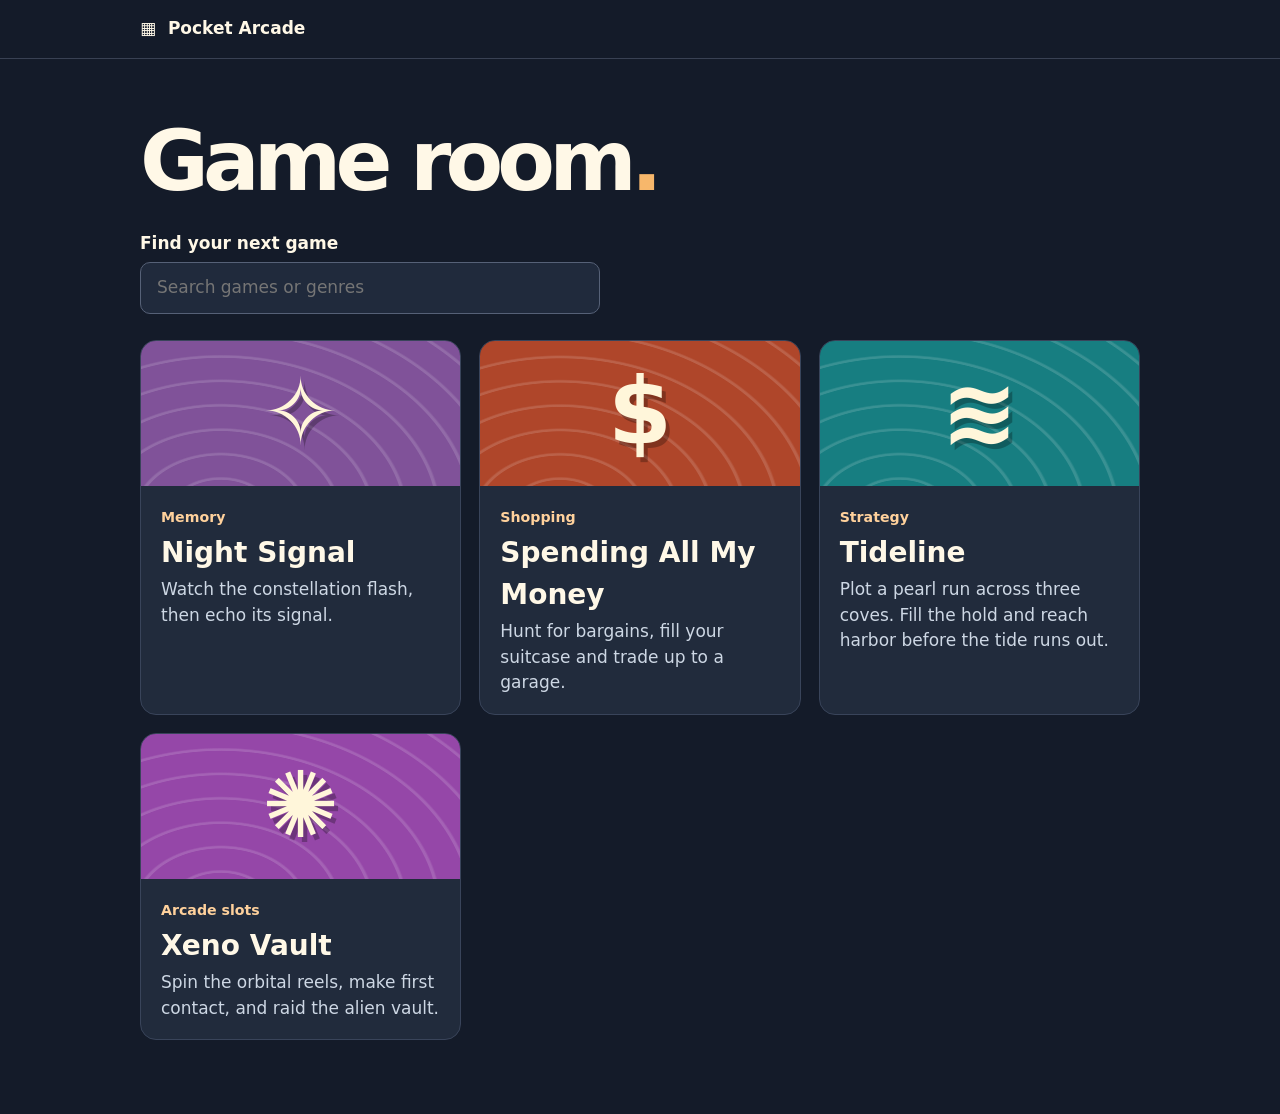
<file: site/index.html>
<!doctype html><html lang="en"><meta charset="utf-8"><meta name="viewport" content="width=device-width, initial-scale=1"><meta name="theme-color" content="#171f30"><title>Pocket Arcade</title><link rel="stylesheet" href="style.css">
<header><a href="#" class="brand">▦ &nbsp;Pocket Arcade</a></header><main><section id="library"><h1>Game room<span>.</span></h1><label for="search">Find your next game</label><input id="search" type="search" placeholder="Search games or genres"><div id="cards"></div><p id="empty" hidden>No matching games.</p><button id="more" hidden>Show more games</button></section><section id="player" hidden><div class="player-bar"><a href="#">← Arcade</a><h1 id="title"></h1></div><iframe title="Active game"></iframe></section><p id="error" role="alert"></p></main><script type="module" src="app.js"></script></html>
</file>
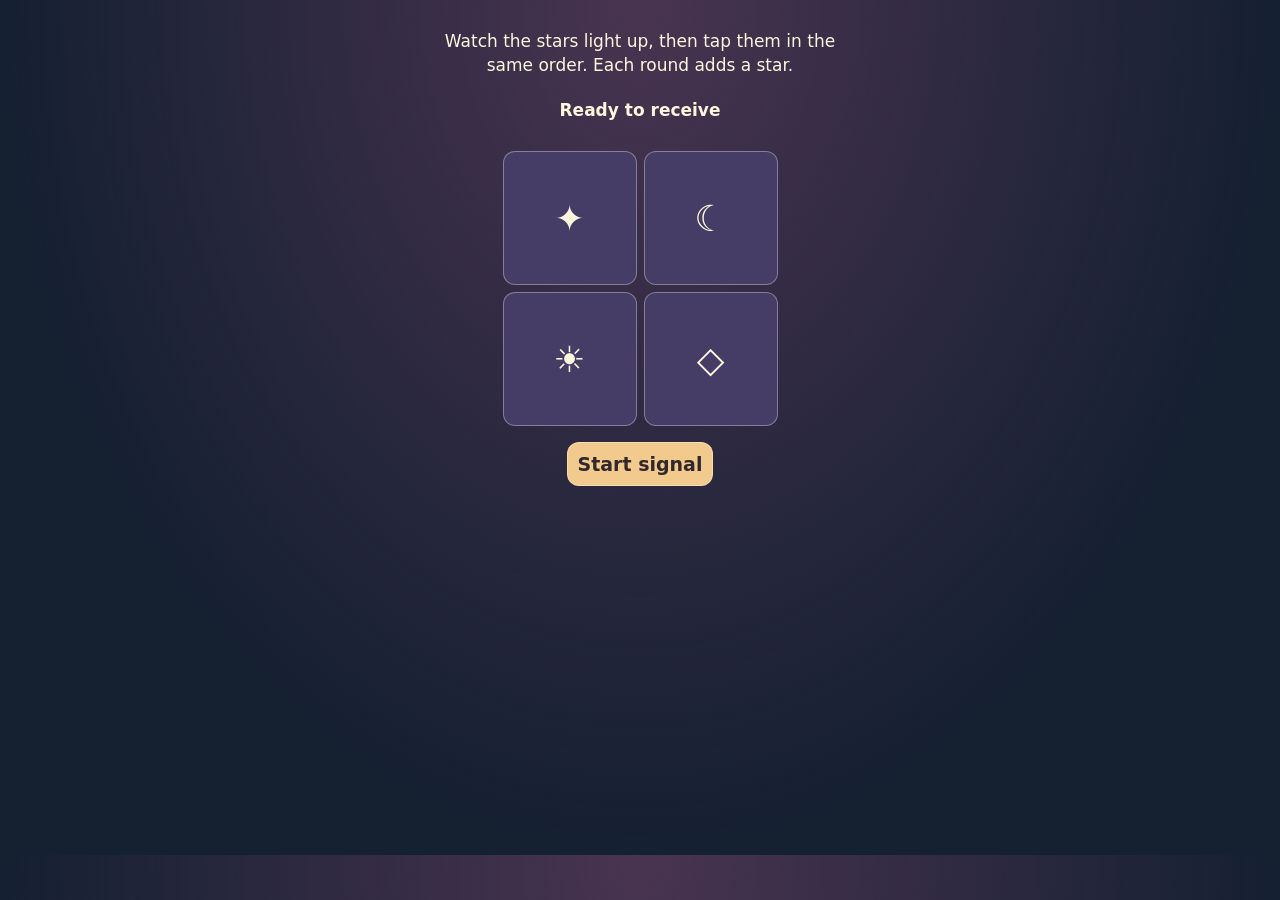
<file: site/games/night-signal/index.html>
<!doctype html><html lang="en"><meta charset="utf-8"><meta name="viewport" content="width=device-width, initial-scale=1"><title>Night Signal</title><link rel="stylesheet" href="../../game.css"><main><p>Watch the stars light up, then tap them in the same order. Each round adds a star.</p><p id="status" role="status">Ready to receive</p><div class="board signal"></div><button id="reset">Start signal</button></main><script type="module" src="game.js"></script></html>
</file>
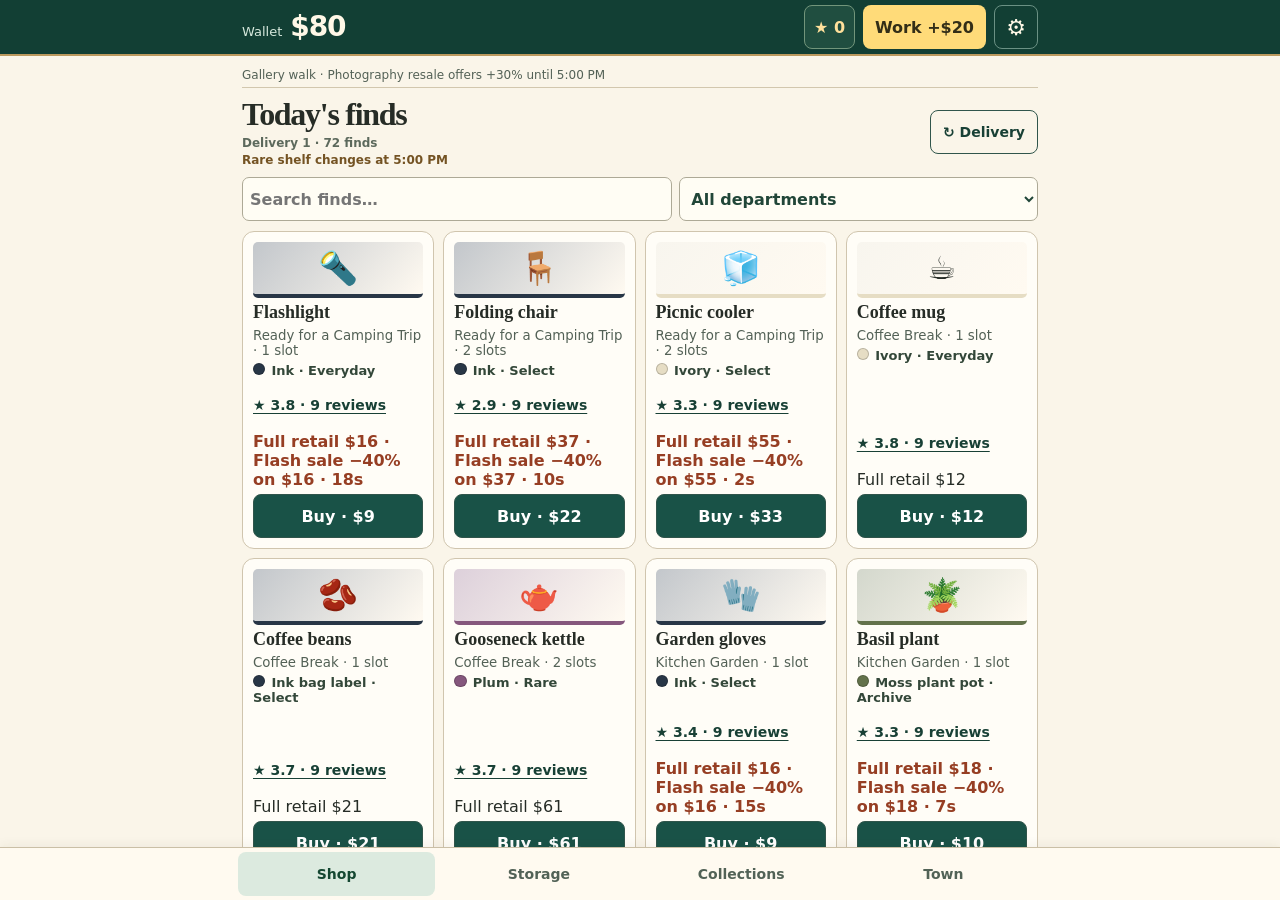
<file: site/games/spending-all-my-money/index.html>
<!doctype html><html lang="en"><meta charset="utf-8"><meta name="viewport" content="width=device-width, initial-scale=1"><title>Spending All My Money</title>
<style>
*{box-sizing:border-box}body{margin:0;color:#262c26;background:#faf5e9;font:16px system-ui}main,header>div{max-width:780px;margin:auto;padding:14px}header{background:#163e36;color:#fff8e7}h1{font: bold clamp(24px,6vw,43px) Georgia;margin:0 0 10px}button{font:inherit;font-weight:650;border:1px solid #30554b;border-radius:8px;background:#fffdf4;color:#184035;padding:9px 12px;cursor:pointer;min-height:44px}button:active{transform:translateY(1px)}button:disabled{opacity:.6}nav,.metrics,.actions{display:flex;gap:8px;flex-wrap:wrap;align-items:center}.metrics{justify-content:space-between;font-size:15px}nav{position:sticky;top:0;background:#faf5e9;padding:8px 0;z-index:1}nav button[aria-pressed=true],.buy{background:#195247;color:white}#notice{min-height:24px;margin:8px 0;color:#713b20}#items{display:grid;grid-template-columns:repeat(auto-fit,minmax(min(192px,100%),1fr));gap:12px}article{padding:14px;border:1px solid #d0c5ae;border-radius:12px;background:#fffdf7;display:grid;align-content:start;gap:8px}article h3{font: bold 21px Georgia;margin:0}.icon{font-size:36px}small{color:#536156}h2{font: bold 26px Georgia;margin:12px 0}.sale{color:#963e23;font-weight:bold}.row{padding:12px 0;border-bottom:1px dashed #b9ae99;display:flex;align-items:center;justify-content:space-between;gap:8px;flex-wrap:wrap}#restart{margin:22px 0 10px}dialog{max-width:92vw;border:0;border-radius:12px;padding:22px}dialog::backdrop{background:#172921aa}
</style><link rel="stylesheet" href="market.css"><header class="hud"><div class="hud-inner">
  <div class="balance"><span>Wallet</span><b id="wallet"></b></div>
  <button id="clubOpen" aria-label="Collector club" title="Collector club">★ 0</button><button id="work">Work +$20</button><button id="settingsOpen" aria-label="Game settings" title="Game settings">⚙</button>
</div></header>
<main id="shelves"><section id="store"><div class="marketwire"><small id="townEvent"></small><button id="wishJump" hidden></button></div><div class="shophead"><div><h2>Today's finds</h2><p id="batch"></p><small id="releaseTime"></small></div><button id="delivery">↻ Delivery</button></div><div class="filters"><label><span class="sr-only">Find an item</span><input id="search" type="search" placeholder="Search finds…"></label><label><span class="sr-only">Department</span><select id="department"><option value="">All departments</option><option value="wishlist">Wishlist matches</option><option value="timed">Timed releases</option></select></label></div><p id="empty" hidden>No finds match these filters.</p><div id="items"></div></section><section id="bin" hidden><h2 id="tier"></h2><p id="space"></p><div id="upgrade"></div><label class="sort">Sort storage <select id="sort"><option value="packed">Packing order</option><option value="type">Item type</option><option value="name">Item name A–Z</option><option value="collection">Collection</option><option value="rarity">Rarest first</option></select></label><details><summary>Trophy shelf</summary><div id="trophies"></div></details><div id="case"><div class="handle"></div><div class="rim"><div class="case-label" id="caseLabel"></div><div id="stock"></div></div></div><button id="restart">Start over</button></section><section id="album" hidden><h2>Collector’s book</h2><p>Hold the listed pieces together to finish a set. Once it’s ready, claim the reward here.</p><details id="completed"><summary id="completedLabel">Completed collections</summary><p>Sell one matching copy of every piece together for a 25% bonus. If you own duplicates, the oldest packed match is selected. Your completion stays in the book.</p><div id="completedList"></div></details><p id="buyerHistory"></p><div id="commission"></div><small id="buyerReceipt"></small><p id="boardTime"></p><div id="guest"></div><p id="progress"></p><div id="sets"></div></section><section id="district" hidden><h2>Market square</h2>
<details id="saleRoom"><summary id="consignCount">Your auction lots</summary><p>List up to three items per round. Residents bid in listing order and share their budget across all lots. The next delivery closes bidding.</p><div id="listedLots"></div><button id="closeRound">Close round &amp; take delivery</button><div id="consignLog"></div></details>
<details id="colorStudio"><summary>Color studio</summary><p>Three single-use pigments per delivery. Paint rigid surfaces or dye textiles. Marigold and Cherry finishes can raise a piece to Rare.</p><div class="actions" id="colorStock"></div><h3>Pigment box</h3><p id="colorSupplies"></p><h3>Choose an item</h3><div class="actions" id="colorItems"></div></details>
<details id="maker"><summary id="craftCount">Maker workshop</summary><p>Assemble three ingredients into one collectible. Each new recipe earns 8 club points. Make different recipes to unlock specialist and masterwork patterns.</p><div id="patterns"></div></details>
<section class="neighborhood" aria-labelledby="streetName"><small>NEIGHBORHOOD DIRECTORY</small><h3 id="streetName"></h3><p id="census"></p><div class="actions"><button id="locals">Neighbors</button><button id="departed">Moved away</button></div><p id="townNews" role="status"></p><div id="neighbors"></div><div class="actions" id="directoryPages"></div></section>
<details id="wishForm"><summary>Wishlist · pin up to five</summary><div class="townform"><label>Product<select id="wishProduct"></select></label><label>Color<select id="wishColor"><option value="">Any color</option></select></label><label>Minimum rarity<select id="wishGrade"></select></label><button id="pinWish">Pin wish</button></div><div id="wishList"></div></details>
<article class="auctionlot"><small>THRIFT AUCTION</small><h3 id="auctionName"></h3><p id="auctionInfo"></p><strong id="bidState"></strong><div class="actions"><button id="bid"></button><button id="pass">Pass on lot</button></div></article>
<article><small>MYSTERY STORAGE LOCKER</small><h3>Peek through the door</h3><div id="lockerArt" aria-hidden="true"></div><p id="lockerInfo"></p><button id="takeLocker"></button></article>
<p>Shop deliveries bring a new auction and locker.</p><h3>Restoration workbench</h3><div id="bench"></div></section><footer><small>Market edition 3.5<span data-build></span></small></footer></main>
<div class="dock"><div id="receipt" hidden><span id="notice" role="status"></span><button id="pack" hidden>View storage</button></div>
<nav aria-label="Market sections"><button id="shop">Shop</button><button id="storage">Storage</button><button id="book">Collections</button><button id="town">Town</button></nav></div>
<dialog id="clubDialog" aria-labelledby="clubTitle"><div class="clubhead"><small>COLLECTOR CLUB</small><button id="clubClose">Done</button></div><h2 id="clubTitle"></h2><strong id="standing"></strong><p id="standingPerk"></p><button id="rankUp"></button><small id="nextPerk"></small><h3>Market contacts</h3><div id="contacts"></div><p role="status" id="clubMessage"></p><details><summary>How to earn points</summary><p>First purchase of each product +2 · Advanced shift +2 · Buyer request +8 · Permanent set +10 · Guest collection +12. Spending points keeps your rank and lifetime total.</p></details></dialog>
<dialog id="bundleDialog" aria-labelledby="bundleTitle"><small>COLLECTION SALE</small><h2 id="bundleTitle"></h2><ul id="bundleList"></ul><p id="bundleInfo"></p><div class="actions"><button id="bundleSell"></button><button id="bundleKeep">Keep collection</button></div></dialog>
<dialog id="settings" aria-labelledby="settingsTitle"><h2 id="settingsTitle">Game settings</h2><p>Total spent <b id="score"></b></p><div class="settings-list"><button id="career">Upgrade work</button><button id="mode" aria-pressed="false">Mode: Casual</button><button id="sound" aria-pressed="false">Sound off</button><button id="settingsClose">Done</button></div></dialog>
<dialog id="reviews" aria-labelledby="reviewTitle"><small>MARKET JOURNAL · FICTIONAL SHOPPER REVIEWS</small><h2 id="reviewTitle"></h2><p id="spec"></p><p><strong id="reviewMean"></strong></p><label>Sort reviews <select id="reviewOrder"><option value="latest">Latest</option><option value="low">Lowest rating</option><option value="high">Highest rating</option></select></label><div class="review" aria-live="polite"><b id="stars"></b><blockquote id="reviewText"></blockquote><small id="reviewBy"></small></div><div class="actions"><button id="prev">← Previous</button><button id="next">Next →</button><button id="wishThis">Wishlist…</button><button id="inspectFault" hidden>Inspect fault</button><button id="reviewClose">Close</button></div><p id="faultReport" role="status"></p></dialog>
<dialog id="neighborDialog" aria-labelledby="neighborName"><div class="clubhead"><small>RESIDENT PROFILE</small><button id="neighborClose">Done</button></div><div class="portraitHead"><div id="profilePic"></div><div><h2 id="neighborName"></h2><small id="neighborBio"></small></div></div><div id="profileBody"></div></dialog>
<dialog id="consignDialog" aria-labelledby="consignName"><small>TOWN AUCTION HOUSE</small><h2 id="consignName"></h2><p id="consignQuote"></p><p id="consignInterest"></p><div class="actions"><button id="listLot"></button><button id="keepLot">Keep item</button></div></dialog><dialog id="colorDialog" aria-labelledby="colorTitle"><div class="clubhead"><small>COLOR STUDIO</small><button id="closeColors">Done</button></div><h2 id="colorTitle"></h2><div id="colorChoices" class="actions"></div><p id="colorPreview" aria-live="polite"></p><button id="applyColor" hidden>Apply</button></dialog><dialog id="craftDialog" aria-labelledby="craftTitle"><div class="clubhead"><small>MAKER WORKSHOP</small><button id="craftClose">Done</button></div><h2 id="craftTitle"></h2><div id="craftBody"></div></dialog><dialog id="repairDialog"><h2 id="repairTitle"></h2><p id="repairTask"></p><div class="actions" id="repairKeys"></div><p id="repairFeedback" role="status"></p><button id="repairLeave">Leave workbench</button></dialog><dialog id="shift" aria-labelledby="shiftTitle"><small>ADVANCED WORK SHIFT</small><h2 id="shiftTitle"></h2><p id="task"></p><div id="answers" class="actions"></div><p id="shiftStatus" role="status"></p><button id="leave">Leave shift</button></dialog>
<dialog id="jobDialog" aria-labelledby="jobTitle"><h2 id="jobTitle">Your workbench</h2><p id="jobInfo"></p><div id="jobs"></div><p id="jobMessage" role="status"></p><button id="promote"></button> <button id="closeJob">Close</button></dialog>
<dialog id="itemDialog" aria-labelledby="itemTitle"><span id="detailIcon"></span><h2 id="itemTitle"></h2><p id="itemInfo"></p><p id="valuation"></p><div class="actions"><button id="sellItem"></button><button id="tossItem">Toss</button><button id="consignItem">Put up for auction</button><button id="recolorItem">Recolor…</button><button id="itemTrophy"></button><button id="keepItem">Keep</button></div></dialog>
<dialog id="confirm"><p>Start over with $80 and an empty suitcase?</p><button id="cancel">Keep playing</button> <button id="reset">Start over</button></dialog>
<script src="merchandise.js"></script><script src="reviews.js"></script><script src="neighbors.js"></script><script src="district.js"></script><script src="craft.js"></script><script src="color.js"></script><script src="consign.js"></script><script src="market.js"></script></html>
</file>
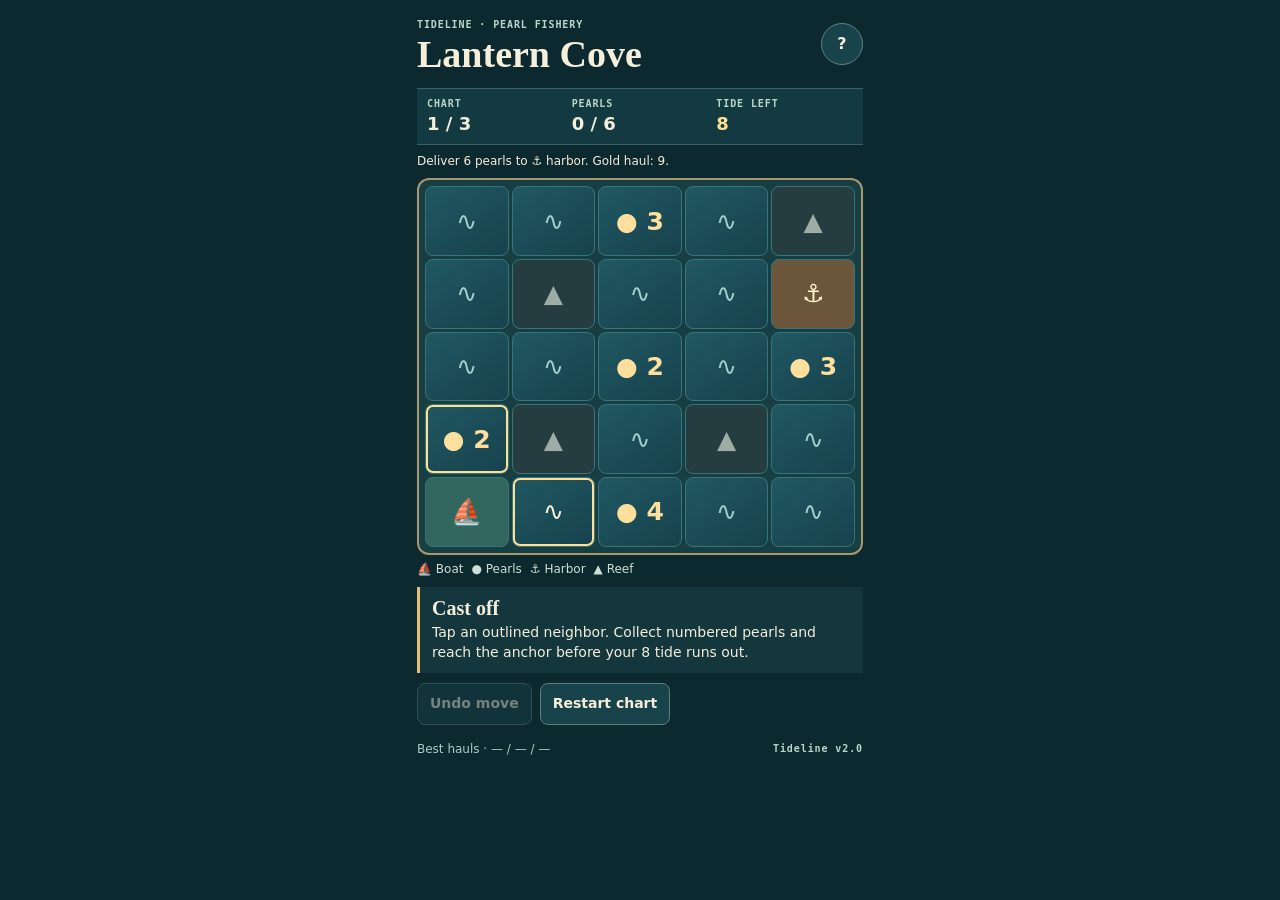
<file: site/games/tideline/index.html>
<!doctype html><html lang="en"><head><meta charset="utf-8"><meta name="viewport" content="width=device-width, initial-scale=1"><meta name="theme-color" content="#102f37"><title>Tideline</title><link rel="stylesheet" href="tide.css"></head><body><main>
<header><div><small>TIDELINE · PEARL FISHERY</small><h1 id="name"></h1></div><button id="guide" aria-label="Open sailing guide">?</button></header>
<section class="ledger" aria-label="Expedition status"><div><small>CHART</small><b id="leg"></b></div><div><small>PEARLS</small><b id="haul"></b></div><div><small>TIDE LEFT</small><b id="time"></b></div></section>
<p id="objective"></p><div class="chart"><div id="board" aria-label="Sailing chart"></div></div>
<div class="key"><span>⛵ Boat</span><span>● Pearls</span><span>⚓ Harbor</span><span id="extraKey"></span></div>
<section id="message" role="status" aria-live="polite"><h2 id="headline"></h2><p id="detail"></p></section>
<div class="controls"><button id="primary" hidden></button><button id="undo">Undo move</button><button id="retry">Restart chart</button></div>
<footer><span id="record"></span><small>Tideline v2.0<span data-build></span></small></footer>
<dialog id="manual"><h2>How to sail</h2><p>Start at the boat and tap a neighboring outlined square. You can sail back through open water. Each pearl bed pays its printed number once.</p><p>Each crossing costs 1 tide. Shallows (≈) cost 2. A supply buoy (⚑) gives back 3 after you cross onto it, once per chart. Reefs (▲) block passage.</p><p>Bring the required pearls to the anchor and tap <b>Dock &amp; bank</b>. You can sail on for gold if you have tide left. Landing with your quota on the final tide banks automatically.</p><button id="close">Back to chart</button></dialog>
<dialog id="confirm"><h2>Restart this chart?</h2><p>Your banked hauls from earlier charts are safe.</p><button id="keep">Keep sailing</button> <button id="restart">Restart chart</button></dialog>
<script type="module" src="game.js"></script></main></body></html>
</file>
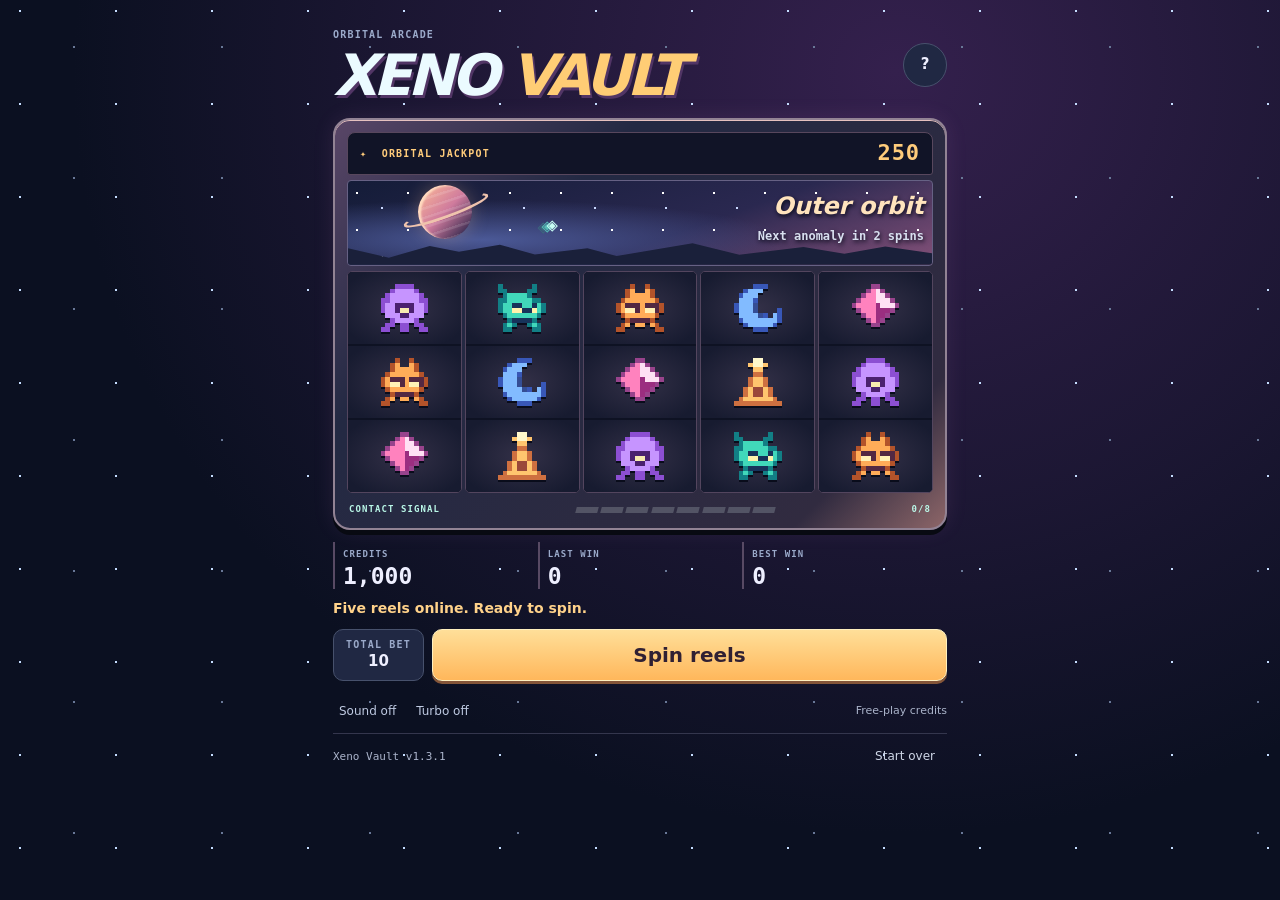
<file: site/games/xeno-vault/index.html>
<!doctype html><html lang="en"><head><meta charset="utf-8"><meta name="viewport" content="width=device-width,initial-scale=1"><meta name="theme-color" content="#0c1023"><title>Xeno Vault</title><link rel="stylesheet" href="style.css?v=sector1"></head>
<body><main><header><div><small>ORBITAL ARCADE</small><h1>XENO <em>VAULT</em></h1></div><button id="guide" aria-label="Open flight manual">?</button></header>
<section class="cabinet" aria-label="Slot machine"><div class="marquee"><span>✦ &nbsp;ORBITAL JACKPOT</span><strong id="vault"></strong></div><div class="viewport"><div class="planet"></div><div class="orbit"></div><div class="mountains"></div><div class="scout">◈</div><strong id="sectorTitle">Outer orbit</strong><span id="sectorNote"></span></div><div class="window"><div id="reels" aria-label="Five reels"></div><canvas id="fx" aria-hidden="true"></canvas><div id="flare" aria-hidden="true" hidden></div></div>
<div class="contact"><span>CONTACT SIGNAL</span><div id="meter"></div><b id="charge"></b></div></section>
<div class="stats"><div><small>CREDITS</small><strong id="credits"></strong></div><div><small>LAST WIN</small><strong id="last"></strong></div><div><small>BEST WIN</small><strong id="best"></strong></div></div>
<p id="status" role="status"></p><section id="relay" hidden aria-labelledby="relayTitle"><div class="relay-head"><div class="radar" aria-hidden="true"></div><div><small>DEEP SPACE NETWORK</small><h2 id="relayTitle">Echo Relay</h2></div><strong id="relayCount"></strong></div><p>Scan a lane to lock signals. Complete a row for +5 line stakes.</p><div id="lanes"></div><div id="stored"></div></section><section id="encounter" hidden><h2 id="prompt"></h2><div id="choices"></div></section>
<div class="controls"><button id="bet" title="Cycle total stake"><small>TOTAL BET</small><b></b></button><button id="spin">Spin reels</button></div>
<footer><button id="sound">Sound off</button><button id="turbo">Turbo off</button><span>Free-play credits</span></footer>
<div class="edition"><small>Xeno Vault v1.3.1<span data-build></span></small><button id="restart">Start over</button></div>
<dialog><h2>Flight manual</h2><p>Five lines are active on every spin. Match three or more symbols on consecutive reels from the left. The gold star is wild. Each line pays once. Line stake = total bet ÷ 5.</p><div id="lines"></div><table><caption>Line payouts × line stake</caption><thead><tr><th>Symbol</th><th>3</th><th>4</th><th>5</th></tr></thead><tbody></tbody></table><p>Three portals anywhere trigger contact on a paid spin. Eight paid spins also guarantee contact. Choose an alien for its bonus. Four or more portals on any spin also pay the entire orbital jackpot.</p><h3>Gravity chains</h3><p>On a regular spin, winning symbols break apart. The survivors fall and fresh symbols drop in. A new line win pays at 2×, then up to 3× on the second refill. Solar Flare multiplies those wins too. Portals count once on the first landing.</p><h3>Echo Relay</h3><p>On regular spins 3, 12, 21 and so on, you get three free scans. Choose a lane. Each empty node has a 55% chance to lock 1–5 line stakes. Locked nodes stay lit. Fill a lane for five extra line stakes. The third scan banks the total. A waiting alien encounter follows the relay.</p><h3>Sector events</h3><p>The first event arrives on regular spin two and another arrives every three regular spins. Each flight through the sector encounters all six phenomena.</p><ul id="eventRules"></ul><p>Each paid spin adds one line stake to your jackpot. Credits, pending bonuses, and the jackpot save on this browser when storage is available. Free credits have no cash value.</p><button id="close">Back to reels</button></dialog>
<dialog id="restartDialog" aria-labelledby="restartTitle"><h2 id="restartTitle">Start a new flight?</h2><p>Your balance, jackpot, best win, and bonus progress will reset. You’ll start with 1,000 credits.</p><div class="reset-actions"><button id="keep" autofocus>Keep playing</button><button id="confirmRestart">Start new flight</button></div></dialog>
</main><script type="module" src="game.js?v=sector1"></script></body></html>
</file>
<file: site/style.css>
*{box-sizing:border-box}html{color-scheme:dark}body{margin:0;background:#141b29;color:#fff8e7;font:17px/1.5 system-ui,sans-serif}header{border-bottom:1px solid #394153;padding:16px max(5vw,calc((100vw - 1000px)/2))}.brand{font-weight:850;white-space:nowrap;color:#fff8e7;text-decoration:none}main{max-width:1040px;margin:auto;padding:clamp(20px,5vw,48px) 20px}h1{font-size:clamp(42px,8vw,84px);letter-spacing:-.07em;line-height:1;margin:12px 0 28px}h1 span,a{color:#f7b76b}label{display:block;font-weight:650;margin-bottom:6px}input,button{font:inherit;padding:12px 16px;border:1px solid #566177;border-radius:10px}input{width:min(100%,460px);background:#202a3c;color:inherit}button{cursor:pointer}#cards{display:grid;grid-template-columns:repeat(auto-fit,minmax(min(100%,280px),1fr));gap:18px;margin:26px 0}.card{display:block;overflow:hidden;border:1px solid #39445a;border-radius:16px;background:#212b3c;text-decoration:none;color:inherit}.card:hover,.card:focus-visible{border-color:#ffc77c}.art{height:145px;display:grid;place-items:center;overflow:hidden;background:repeating-radial-gradient(ellipse at 25% 122%,transparent 0 18px,#ffffff25 19px 21px,transparent 23px 33px),var(--ink);font:bold 92px/1 system-ui;color:#fff6da;text-shadow:4px 5px 0 #0004}.info{padding:18px 20px}.info small{color:#ffd19c;font-weight:700}.info h2{margin:3px 0;font-size:28px}.info p{margin:0;color:#cdd7e4}#player h1{font-size:36px;margin:16px 0}iframe{width:100%;height:max(520px,72svh);border:1px solid #404c5c;border-radius:16px;background:#182435}a:focus-visible,button:focus-visible,input:focus-visible{outline:3px solid #ffd17b;outline-offset:3px}

/* During play, the game owns the scroll area. */
.playing > header,.playing #error:empty{display:none}
.playing main{max-width:none;padding:0}
.playing #player{height:100vh;height:100dvh;display:grid;grid-template-rows:auto minmax(0,1fr)}
.player-bar{display:flex;align-items:center;gap:10px;padding:0 12px;background:#192231}
.player-bar a{display:inline-flex;align-items:center;min-height:44px;color:#ffce92;text-decoration:none;font-size:14px;font-weight:700}
#player .player-bar h1{font:600 13px/1.2 system-ui;letter-spacing:0;margin:0;padding-left:10px;border-left:1px solid #536071;color:#e5e9eb}
.playing iframe{display:block;height:100%;min-height:0;border:0;border-radius:0}
</file>
<file: site/game.css>
*{box-sizing:border-box}html{color-scheme:dark}body{min-height:95vh;margin:0;background:radial-gradient(ellipse at top,var(--wash,#493451),transparent 70%),#152031;color:#fff6de;text-align:center;font:17px/1.4 system-ui,sans-serif;padding:20px 10px}main{max-width:410px;margin:auto}p{margin:10px auto}#status{font-weight:750;min-height:2.8em;display:grid;align-items:center}.board{width:min(100%,340px);margin:16px auto;display:grid;gap:7px}button{touch-action:manipulation;border:1px solid #ffffff55;border-radius:12px;color:inherit;background:#2c394b;font:700 19px system-ui;cursor:pointer;padding:10px;min-height:44px}button:focus-visible{outline:3px solid white;outline-offset:2px}button:disabled{cursor:default}.board button{aspect-ratio:1;padding:0}.tide{grid-template-columns:repeat(4,1fr)}.tide button:disabled{opacity:.46}.tide button.current{opacity:1;background:#d6efba;color:#163e43}.tide button:enabled{background:#196b70;border-color:#a2e4c9}.signal{grid-template-columns:repeat(2,1fr);max-width:275px}.signal button{background:#463d66;font-size:36px}.signal .lit{background:#ffe5a4;color:#33244d;box-shadow:0 0 18px #ffcf7880}.signal button:enabled:active{background:#8a67a2}#reset{background:#f2ca8e;color:#30282c}
</file>
<file: site/games/spending-all-my-money/market.css>
.dock{position:sticky;top:0;z-index:3;background:#faf5e9;box-shadow:0 2px 0 #ded4bf}.dock nav{position:static;gap:5px}.dock nav button{padding:7px 9px;font-size:14px}#work{background:#ffdf84}#sound{margin-left:auto}#receipt{display:flex;gap:8px;align-items:center;padding:7px 10px;border-left:4px solid #b29354;background:#fff7dd}#receipt[hidden],#pack[hidden]{display:none}#receipt.purchase{border-color:#21745a;background:#e8f5e8}#receipt.bonus{border-color:#c48413;background:#fff0b7}#receipt.error{border-color:#bd5643;background:#ffebe1}#notice{margin:0;min-height:0;color:#274035;font-weight:650;font-size:14px;flex:1}#pack{font-size:12px;min-height:36px;padding:4px 7px}.parcel{pointer-events:none;position:fixed;font-size:34px;z-index:20}#case{margin:22px auto 16px;max-width:610px;--shell:#895437;--edge:#5b3829;--lining:#416259}.handle{width:66px;height:16px;margin:auto;border:6px solid var(--edge);border-bottom:0;border-radius:12px 12px 0 0}.rim{padding:10px;border:5px solid var(--edge);border-radius:18px;background:var(--shell);box-shadow:0 4px 0 #33291e40,inset 0 0 0 2px #ffffff42}.case-label{color:#fff7de;font:700 12px/1.4 ui-monospace,monospace;text-transform:uppercase;letter-spacing:.08em;margin:0 0 7px}#stock{display:grid;grid-template-columns:repeat(4,minmax(0,1fr));grid-auto-flow:dense;gap:4px;padding:6px;border-radius:7px;background:var(--lining);box-shadow:inset 0 2px 7px #0006}#case[data-tier='0'] #stock{grid-template-columns:repeat(3,minmax(0,1fr))}.vacant,.packed{min-width:0;min-height:62px;border-radius:5px}.vacant{border:1px dashed #ffffff55;background:repeating-linear-gradient(135deg,#ffffff08 0 2px,transparent 2px 6px)}.packed{border:1px solid #ddcfa7;background:linear-gradient(150deg,#fff9e7,#e4d6b9);padding:2px;box-shadow:1px 3px 3px #0004;display:grid;place-content:center;justify-items:center}.packed span,#detailIcon{font-size:30px;line-height:1.15;filter:drop-shadow(1px 2px 1px #0003)}.packed small{font-size:10px;text-align:center;line-height:1.2;color:#2e3b33}.packed:focus-visible{outline:3px solid #ffcd58}#case[data-tier='1']{--shell:#865e3c;--edge:#543922;--lining:#72563d}#case:not([data-tier='0']) .handle{display:none}#case:not([data-tier='0']) .rim{border-radius:4px}#case:not([data-tier='0']) #stock{row-gap:10px;background:repeating-linear-gradient(0deg,#382e26 0 5px,transparent 6px 72px),var(--lining)}#case[data-tier='2']{--shell:#55717a;--edge:#37484d;--lining:#495c61}#case[data-tier='3']{--shell:#9e6a37;--edge:#595149;--lining:#56616b}#sets p{margin:0;padding:9px 0;border-bottom:1px dashed #c3b89f}#sets small{display:block}dialog{color:#233b32;background:#fffaf0;border:1px solid #bdad8d}dialog::backdrop{background:#182e29b0}#jobs p{padding:5px 7px;margin:0}#jobs .current{background:#e5f0df;border-radius:4px}#jobMessage{font-weight:650;color:#75491d}.bonus #notice{animation:stamp .32s ease-out}@keyframes stamp{from{transform:translateY(-5px);opacity:.3}to{transform:none;opacity:1}}@media(prefers-reduced-motion:reduce){.bonus #notice{animation:none}}@media(max-width:419px){main{padding:9px}.dock nav button{font-size:12px;padding:6px}.metrics{font-size:12px}}

[hidden]{display:none!important}.shophead,.filters{display:flex;align-items:center;justify-content:space-between;gap:12px;flex-wrap:wrap}.shophead{margin-top:18px}.shophead small,dialog>small{font-weight:800;letter-spacing:.12em;font-size:10px}.filters{margin:16px 0;align-items:end}.filters label{flex:1 1 160px}label.sort,.filters label{display:grid;gap:4px;font-weight:650;font-size:14px}input,select{font:inherit;background:#fffdf4;color:#214638;border:1px solid #ada996;border-radius:7px;padding:9px;min-height:42px}.sort{margin:16px 0;max-width:240px}#items .icon{background:linear-gradient(130deg,color-mix(in srgb,var(--ink) 28%,#fff),#fffaf1);border-bottom:4px solid var(--ink);text-align:center;padding:12px;border-radius:5px}.variant{color:#334739;font-size:13px}.variant:before{content:'';display:inline-block;width:.8em;height:.8em;border-radius:50%;background:var(--ink);border:1px solid #0003;margin-right:6px}.journal,.piece{text-align:left;background:transparent;border:0;text-decoration:underline;text-underline-offset:3px;font-size:14px;padding:4px 0}.review{border-left:4px solid #aa7639;background:#fff8e9;padding:16px;margin-bottom:16px}.review blockquote{margin:8px 0;font:21px Georgia}.review b{color:#8f5d15}dialog{width:min(440px,92vw)}#sets{display:grid;grid-template-columns:repeat(auto-fit,minmax(min(230px,100%),1fr));gap:12px}#commission{margin:16px 0}#commission article{background:#e4eddf;border-color:#899d83}#sets .piece,#commission .piece{min-height:34px}.packed small{overflow-wrap:anywhere}.dock nav{gap:5px}.dock nav button{font-size:14px;padding:7px}.filters input,.filters select{min-width:0;width:100%}
footer{margin:28px 0 8px;text-align:right}footer small{font-size:11px}

/* The wallet and section switcher stay outside the scrolling merchandise. */
html,body{height:100%}
body{display:grid;grid-template-rows:auto minmax(0,1fr) auto;overflow:hidden}
.hud{background:#123f34;border-bottom:2px solid #bb995e}
.hud .hud-inner{max-width:820px;display:flex;align-items:center;gap:8px;padding:5px 12px}
.balance{display:flex;align-items:baseline;gap:8px;margin-right:auto;font-variant-numeric:tabular-nums}
.balance span{font-size:13px;color:#d7e9dd}.balance b{font-size:clamp(20px,5.2vw,28px);line-height:1;letter-spacing:-.04em}
#work{color:#332e17;border:0;background:#ffdb79;padding:6px 12px}
#settingsOpen{width:44px;border:1px solid #6b9184;background:transparent;color:#fff8e7;font:22px system-ui;padding:0}
#shelves{width:100%;max-width:none;min-height:0;overflow-y:auto;overscroll-behavior:contain;margin:0;padding:12px max(12px,calc((100% - 796px)/2))}
.shophead{flex-wrap:nowrap;margin:0;gap:6px}.shophead h2{font-size:clamp(24px,5.8vw,32px);margin:0;letter-spacing:-.04em}
#batch{font:600 12px system-ui;color:#5c695c;margin:3px 0}
#delivery{font-size:14px;white-space:nowrap;background:transparent}
.filters{display:grid;grid-template-columns:minmax(0,1.2fr) minmax(0,1fr);gap:7px;margin:10px 0}
.filters input,.filters select{font-size:16px;padding:7px;min-height:44px}
#items{grid-template-columns:repeat(auto-fill,minmax(min(155px,100%),1fr));gap:9px}
#items article{display:flex;flex-direction:column;padding:10px;gap:5px;min-width:0}
#items h3{font-size:18px;line-height:1.1}#items .icon{padding:7px;font-size:32px}
#items .journal{margin-top:auto}#items .buy{width:100%}
.dock{position:relative;top:auto;z-index:2;background:#fffaf0;border-top:1px solid #cabfa6;box-shadow:0 -2px 10px #453c2010;padding-bottom:env(safe-area-inset-bottom,0px)}
.dock nav{display:grid;grid-template-columns:repeat(3,1fr);max-width:820px;margin:auto;background:transparent;padding:4px 8px}
.dock nav button{border:0;background:transparent;color:#526256}
.dock nav button[aria-pressed=true]{background:#dceadf;color:#144731}
#receipt{position:absolute;bottom:100%;left:50%;transform:translateX(-50%);width:min(100%,796px);box-shadow:0 -2px 10px #0001}
.settings-list{display:grid;gap:8px}.settings-list #sound{margin:0}
.sr-only{position:absolute;width:1px;height:1px;overflow:hidden;clip-path:inset(50%);white-space:nowrap}
@media(max-width:370px){#items{grid-template-columns:repeat(2,minmax(0,1fr))}#items h3{font-size:17px}}
#releaseTime{display:block;font-weight:600;font-size:12px;color:#745323;letter-spacing:0}
#guest article{background:#f7ecd7;border-color:#c3a368}
#boardTime,#progress{font-size:14px;font-weight:650;color:#435747}
#valuation{line-height:1.45;background:#edeedc;border-radius:8px;padding:10px}
#clubOpen{background:#204e40;color:#ffe09b;border-color:#72957b;white-space:nowrap;padding:4px 9px;font-variant-numeric:tabular-nums}
#clubDialog{max-height:85vh;max-height:85dvh;overflow:auto}
.clubhead{display:flex;justify-content:space-between;align-items:center;gap:12px}.clubhead small{font-weight:800;letter-spacing:.12em}
#clubTitle{margin:4px 0}#standing{color:#70501c}#nextPerk{display:block;margin-top:6px}
#contacts{display:grid;gap:8px}#contacts article{grid-template-columns:minmax(0,1fr) auto;align-items:center;gap:5px 10px;padding:10px}#contacts small{grid-column:1}#contacts button{grid-column:2;grid-row:1 / 3;max-width:105px;font-size:13px}#clubMessage{color:#185540}
@media(max-width:460px){.hud .hud-inner{gap:5px;padding:4px 8px}.balance{display:grid;gap:0}.balance span{font-size:10px}.balance b{font-size:19px}#work,#clubOpen{font-size:13px}#work{padding:6px 8px}}
#completed{margin:12px 0;padding:10px 12px;border:1px solid #c4b99c;border-radius:10px;background:#fffaf0}#completed summary{cursor:pointer;font-weight:750;padding:5px 0}#completedList{display:grid;grid-template-columns:repeat(auto-fit,minmax(min(220px,100%),1fr));gap:8px}#bundleList{padding-left:20px}#bundleList li{margin:8px 0}#buyerReceipt{display:block;margin:8px 0}
.dock nav{grid-template-columns:repeat(4,minmax(0,1fr))}.marketwire{display:flex;align-items:center;justify-content:space-between;flex-wrap:wrap;gap:4px;color:#21483b;margin:0 0 8px;border-bottom:1px solid #d2c7ae;padding-bottom:5px}.marketwire small{font-size:12px}.marketwire button{min-height:36px;padding:4px 8px;font-size:12px;background:#fff0c0}#district article,#trophies article,#bench article{margin:10px 0}#district p{margin:5px 0}#district summary,#bin summary{padding:10px 0;cursor:pointer;font-weight:700}.townform{display:grid;grid-template-columns:repeat(auto-fit,minmax(135px,1fr));gap:7px}.townform label{display:grid;font-size:13px}.townform select{min-width:0;width:100%}.townrow{display:flex;align-items:center;flex-wrap:wrap;gap:6px;padding:6px 0}.townrow span{flex:1}#repairDialog button{overflow-wrap:anywhere}
#district .auctionlot{background:#ecf1e4;border-color:#a9b69b}#district article>small:first-child{font-weight:750;letter-spacing:.08em;font-size:11px}#lockerArt{background:linear-gradient(#263a3c,#52625c);color:white;border:5px solid #776650;border-top:10px solid #8d816f;border-bottom:9px solid #a28b6f;text-align:center;padding:9px;font-size:28px;box-shadow:inset 0 5px 6px #0004}#trophies article{border-bottom:6px solid #947957}#pass{background:transparent}
.neighborhood{border:1px solid #94a595;border-radius:12px;padding:.8rem;margin:0 0 1rem;background:#f1f2e4}.neighborhood>small,#neighborDialog .clubhead small{letter-spacing:.12em;color:#486457;font-weight:750}.neighborhood h3,.portraitHead h2{margin:.2rem 0}.neighborhood p{margin:.4rem 0}.neighborhood button[aria-pressed=true]{background:#215344;color:white}#neighbors{display:grid;gap:.35rem;margin:.65rem 0}.neighborCard{display:grid;grid-template-columns:48px minmax(0,1fr);align-items:center;text-align:left;gap:.65rem;width:100%;padding:.45rem .6rem;background:#fffaf0}.neighborCard small,.portraitHead small,#profileBody small{display:block;font-weight:450;line-height:1.3}.neighborCard strong{display:block}.residentFace{width:48px;height:48px;border-radius:10px;image-rendering:pixelated}.portraitHead{display:flex;gap:.75rem;align-items:center}.portraitHead .residentFace{width:72px;height:72px}#neighborDialog{max-height:85dvh;overflow:auto}#profileBody blockquote{margin:.7rem 0;padding:.6rem .75rem;background:#ecf0df;border-left:3px solid #68806e}#profileBody p{margin:.55rem 0}#profileBody button{margin:.18rem .25rem .18rem 0}#profileBody li{margin:.35rem 0}#profileBody .localSale{margin:.5rem 0;padding:.45rem;background:#f3ecdc;border-radius:8px}#profileBody h3{margin:.85rem 0 .25rem}

#patterns{display:grid;gap:.4rem}#patterns button{text-align:left}#patterns small,.craftIngredient{display:block}.craftIngredient{font-weight:bold;margin:.65rem 0 .2rem}.craftIngredient select{width:100%;margin:.2rem 0}#craftDialog{max-height:85dvh;overflow:auto}

.packed.displayed{background:#e1dfd6;border:2px solid #8c733b;box-shadow:inset 0 0 0 2px #fff4cf}.packed.displayed span{filter:saturate(.55)}.packed.displayed b{font-size:9px;color:#514118}.onloan{display:grid;place-content:center;text-align:center;font-size:11px}#consignLog p{margin:.3rem 0 .7rem}#consignLog strong{display:block;margin-top:.8rem}
</file>
<file: site/games/tideline/tide.css>
*{box-sizing:border-box}html{color-scheme:dark}body{margin:0;background:#0c2930;color:#f5eedb;font:16px/1.4 system-ui,sans-serif}main{max-width:490px;margin:auto;padding:12px clamp(10px,4vw,22px) 20px}header,footer,.controls,.key,.ledger{display:flex;align-items:center;gap:8px}header,footer{justify-content:space-between}small{font:700 10px/1.4 ui-monospace,monospace;letter-spacing:.09em;color:#bbd6c9}h1,h2,p{margin:0}h1{font:600 clamp(25px,7vw,38px)/1.1 Georgia,serif}h2{font:600 20px Georgia,serif}button{font:inherit;font-weight:650;color:inherit;background:#19434a;border:1px solid #59827f;border-radius:8px;padding:8px 12px;min-height:42px;cursor:pointer}button:focus-visible{outline:3px solid white;outline-offset:1px}button:disabled{cursor:default}#guide{width:42px;border-radius:50%}.ledger{margin:12px 0 6px;padding:8px 10px;background:#133941;border-block:1px solid #3b6264}.ledger div{flex:1}.ledger b,.ledger small{display:block}.ledger b{font-size:18px}.ledger div:last-child b{color:#ffe192}#objective,.key,footer{font-size:12px}#objective{margin:8px 0}.chart{padding:6px;border:2px solid #a7976c;border-radius:12px;background:#173e43}#board{display:grid;grid-template-columns:repeat(5,1fr);gap:3px}.tile{position:relative;aspect-ratio:1.2;min-height:0;padding:0;border:1px solid #38757a;background:linear-gradient(145deg,#205862,#17424d);color:#a3d0ce;font-size:clamp(17px,5vw,25px)}.tile.move{outline:2px solid #ffdf96;outline-offset:-3px;color:#fff4d7}.tile.pearl{color:#ffdf9d}.tile.rock{background:#253c40;color:#9daca4}.tile.harbor{background:#6b563c;color:#fff1cc}.tile.shallow{background:repeating-linear-gradient(-30deg,#386563,#386563 6px,#315957 7px,#315957 9px)}.tile.boat{background:#31675e}.tile.buoy{color:#ffc778}.tile.water{font-weight:400}.key{flex-wrap:wrap;font-size:12px;margin:6px 0;color:#cedfd4}.key span:empty{display:none}#message{padding:10px 12px;background:#14373d;border-left:3px solid #e5bd78;margin:10px 0}#detail{font-size:14px;margin-top:3px}.controls{flex-wrap:wrap}.controls button{font-size:14px}.controls button:disabled{opacity:.45}#primary{background:#fad38a;color:#233638}footer{margin-top:16px;flex-wrap:wrap;color:#b0cbc2}dialog{max-width:min(90vw,390px);border:1px solid #82978a;border-radius:12px;background:#163c42;color:#fcf3df;padding:18px}dialog p{margin:.7em 0}dialog::backdrop{background:#07191ed9}
</file>
<file: site/games/xeno-vault/style.css>
*{box-sizing:border-box}html{color-scheme:dark}body{margin:0;color:#eeefff;background-color:#0b1021;background-image:radial-gradient(1px 1px at 20px 11px,#c5ddff 90%,transparent),radial-gradient(1px 1px at 74px 47px,#697897 90%,transparent),radial-gradient(ellipse at 70% 8%,#34204d,transparent 65%);background-size:96px 93px,148px 131px,100% 100%;font:15px/1.4 system-ui,sans-serif;min-height:100vh}main{max-width:660px;margin:auto;padding:clamp(10px,3vw,23px)}header,.marquee,.contact,footer,.controls{display:flex;align-items:center;justify-content:space-between;gap:8px}header{margin-bottom:12px}small,.marquee,.contact{font:bold 10px/1.3 ui-monospace,monospace;letter-spacing:.12em}small{color:#9baaca}h1{font:italic 900 clamp(30px,7.8vw,57px)/.95 system-ui;letter-spacing:-.075em;margin:4px 0;color:#ebfbff;text-shadow:2px 3px #513565}h1 em{color:#ffcd75}button{font:inherit;color:inherit;cursor:pointer;background:#202843;border:1px solid #47516c;border-radius:10px;min-height:44px;padding:8px 12px;touch-action:manipulation}button:focus-visible{outline:3px solid #fff1ad;outline-offset:2px}button:disabled{opacity:.55;cursor:default}#guide{border-radius:50%;width:44px;font-weight:bold}.cabinet{border:2px solid #928394;border-radius:17px;background:linear-gradient(135deg,#594667,#232943 30%,#312b40 85%,#8d6668);padding:clamp(6px,2vw,12px);box-shadow:0 5px 0 #080a12,0 0 22px #ec90ed18,inset 0 1px #e6c1bf}.marquee{background:#111427;border-radius:8px 8px 3px 3px;border:1px solid #58475d;padding:6px 12px;color:#ffcc7b}.marquee strong{font-size:22px;letter-spacing:.04em;font-variant-numeric:tabular-nums}#reels{display:grid;grid-template-columns:repeat(5,minmax(0,1fr));gap:3px;padding:5px 0}.reel{display:grid;gap:2px;overflow:hidden;background:#0e1223;border-radius:5px;border:1px solid #53455e}.cell{position:relative;display:grid;place-items:center;background:radial-gradient(ellipse at center,#333047,#171b30 85%);height:clamp(43px,11.7vw,72px);overflow:hidden}.cell img,#choices img,td img{image-rendering:pixelated;width:auto;height:94%;filter:drop-shadow(0 2px 0 #090c1b)}.cell.win{background:radial-gradient(ellipse,#84603d,#2e2035);box-shadow:inset 0 0 0 2px #ffd17e}.cell.lock:after{content:'◆';position:absolute;top:0;right:3px;color:#87fce3;font-size:9px}.roll img{animation:roll .12s linear infinite}@keyframes roll{from{transform:translateY(-90%);opacity:.4}to{transform:translateY(90%);opacity:.6}}.contact{padding:6px 2px 1px;color:#baf8e8;font-size:9px}.contact b{white-space:nowrap}#meter{display:flex;flex:1;max-width:200px;gap:3px}#meter i{height:6px;background:#535465;flex:1;transform:skewX(-15deg)}#meter i.on{background:#65ddcb;box-shadow:0 0 5px #4dc3b6}.stats{display:grid;grid-template-columns:repeat(3,1fr);padding:12px 0 0}.stats div{border-left:2px solid #584a64;padding-left:8px}.stats strong{display:block;font:700 clamp(17px,4vw,23px) ui-monospace,monospace}.stats small{font-size:9px}#status{color:#ffd28a;min-height:1.4em;margin:10px 0;font-weight:600;font-size:14px}.controls button{min-height:52px}#bet{min-width:88px}#bet small,#bet b{display:block}#spin{flex:1;background:linear-gradient(#ffdf99,#ffb75b);color:#302033;font-weight:900;font-size:20px;border-color:#fff0bf;box-shadow:0 3px 0 #845538}footer{margin-top:8px;justify-content:flex-start}footer button{font-size:12px;background:transparent;border:0;padding:4px 6px;color:#bfcae2}footer span{margin-left:auto;color:#aab3c9;font-size:11px}#encounter,dialog{border:1px solid #9d7bb0;border-radius:12px;background:#25223a;padding:12px;margin-bottom:10px}h2{font-size:19px;margin:0 0 8px}#choices{display:grid;grid-template-columns:repeat(3,1fr);gap:5px}#choices button{padding:5px;background:#32314e}#choices img{height:44px;display:block;margin:auto}#choices b,#choices small{display:block}#choices small{font:11px/1.25 system-ui;letter-spacing:normal;color:#d5dded;margin:3px}dialog{position:fixed;max-width:min(430px,94vw);max-height:88vh;color:#edf2ff;margin:auto}dialog::backdrop{background:#070915d9}dialog p{font-size:14px}table{width:100%;border-collapse:collapse}caption{text-align:left;color:#ffd58c}th,td{padding:2px 5px;text-align:left;border-bottom:1px solid #444059}td img{height:24px;vertical-align:middle}#lines{display:flex;gap:8px;flex-wrap:wrap}#lines span{display:grid;grid-template-columns:repeat(5,5px);gap:1px}#lines i{height:5px;background:#4b4860}#lines i.on{background:#ffd18c}@media(prefers-reduced-motion:reduce){.roll img{animation:none}}
.window{position:relative}#flare{pointer-events:none;position:absolute;top:38%;left:0;right:0;text-align:center;padding:8px 0;color:#fff2bf;background:linear-gradient(90deg,transparent,#412448f0 12%,#412448f0 88%,transparent);font:italic 1000 clamp(18px,4vw,31px) system-ui;letter-spacing:-.035em;text-shadow:0 0 10px #ffad5c;animation:burst .28s ease-out}@keyframes burst{from{opacity:0;transform:scale(.85)}to{opacity:1;transform:scale(1)}}@media(prefers-reduced-motion:reduce){#flare{animation:none}}
.viewport{height:clamp(56px,11vw,86px);position:relative;overflow:hidden;isolation:isolate;background:radial-gradient(ellipse at 23% 70%,#4b5997,transparent 48%),linear-gradient(160deg,#141c38,#2a2850 58%,#845179);border:1px solid #666184;border-radius:4px;margin-top:5px}.viewport:before{content:'';position:absolute;inset:0;background-image:radial-gradient(1px 1px at 9px 12px,#fff 95%,transparent),radial-gradient(1px 1px at 34px 27px,#cad9ff 90%,transparent);background-size:51px 37px,71px 49px;animation:drift 18s linear infinite}.planet{position:absolute;width:54px;height:54px;left:12%;top:4px;background:repeating-linear-gradient(-18deg,transparent 0 6px,#ffffff20 7px 9px),linear-gradient(135deg,#ffbc96,#cf7b9d 50%,#4a3459 85%);border-radius:50%;box-shadow:inset 3px 1px 2px #ffdbc0,0 0 18px #ffc69744}.orbit{position:absolute;top:22px;left:calc(12% - 17px);height:15px;width:90px;border:3px solid #efc3ad;transform:rotate(-20deg);border-top-color:transparent;border-radius:50%}.mountains{position:absolute;bottom:0;height:28%;width:100%;background:#1a203a;clip-path:polygon(0 30%,7% 70%,14% 20%,19% 45%,26% 15%,32% 57%,41% 30%,46% 63%,59% 9%,67% 58%,78% 25%,85% 53%,92% 22%,100% 51%,100% 100%,0 100%)}.scout{position:absolute;left:34%;top:38%;color:#c7fff4;font:bold 19px monospace;text-shadow:-5px 1px #57bcb7,-9px 2px #3b697d;animation:cruise 5s ease-in-out infinite alternate}.viewport strong,.viewport span{position:absolute;z-index:1;right:8px;text-shadow:1px 2px 4px #0a0b1b;text-align:right}.viewport strong{top:13%;font:italic 850 clamp(15px,3.6vw,24px) system-ui;color:var(--event-color,#ffe3bd)}.viewport span{top:58%;font:600 clamp(9px,2vw,12px) ui-monospace,monospace;color:#d8dfef}.viewport.active{box-shadow:inset 0 0 16px var(--event-color);border-color:var(--event-color)}#fx{pointer-events:none;position:absolute;inset:0;width:100%;height:100%}.cell.affected{box-shadow:inset 0 0 0 2px var(--event-color);animation:materialize .55s ease-out}.reel.landed{animation:land .23s ease-out}.reel{position:relative}.strip{position:absolute;inset:0;display:flex;flex-direction:column;background:#23263e;pointer-events:none;overflow:hidden}.strip div{height:calc(100% / 3);flex:none;display:grid;place-items:center;animation:strip .22s linear infinite}.strip img{height:100%;width:auto;image-rendering:pixelated;filter:blur(.45px)}.roll .cell img{animation:none}.roll .strip img{animation:none}#choices button img{animation:hover-alien 2s ease-in-out infinite alternate}#choices button:nth-child(2) img{animation-delay:-1s}#choices button:nth-child(3) img{animation-delay:-.5s}#eventRules{padding-left:19px}#eventRules li{margin:.5em 0}@keyframes drift{to{background-position:51px 0,71px 0}}@keyframes cruise{to{transform:translate(20px,-7px)}}@keyframes strip{from{transform:translateY(-100%)}to{transform:translateY(0)}}@keyframes land{40%{transform:translateY(3px)}75%{transform:translateY(-1px)}}@keyframes materialize{from{filter:brightness(1.6)}to{filter:none}}@keyframes hover-alien{to{transform:translateY(-3px) rotate(4deg)}}@media(prefers-reduced-motion:reduce){.viewport:before,.scout,.cell.affected,.reel.landed,.strip div,#choices button img{animation:none}}

.edition,.reset-actions{display:flex;align-items:center;justify-content:space-between;gap:12px}
.edition{border-top:1px solid #34364d}
.edition small{font:11px ui-monospace,monospace;letter-spacing:0;color:#acb5cc}
.edition button{border:0;background:transparent;color:#ced6e6;font-size:12px}
#confirmRestart{background:#f3c477;color:#282239}
#relay{position:relative;overflow:hidden;padding:14px;border:1px solid #548a91;border-radius:14px;background:radial-gradient(ellipse at 100% 0,#24494b,transparent 65%),repeating-linear-gradient(0deg,#172b35 0 2px,#162932 2px 4px);margin-bottom:12px;box-shadow:inset 0 0 24px #0b1f28}.relay-head,#lanes button{display:flex;align-items:center;gap:9px}.relay-head h2{margin:0;color:#e0fff1;font-size:24px}.relay-head small,#relayCount,#stored{font:700 11px ui-monospace,monospace;color:#87efcc}#relayCount{margin-left:auto}#relay p{font-size:13px;color:#d4e1de;margin:6px 0 10px}.radar{width:35px;height:35px;flex:none;border:1px solid #86c8bb;border-radius:50%;background:repeating-radial-gradient(transparent 0 5px,#6de2ba55 6px 7px),conic-gradient(transparent 35%,#7ef8c9aa 95%,transparent);animation:radar 3s linear infinite}#lanes{display:grid;gap:5px}#lanes button{position:relative;overflow:hidden;min-height:40px;background:#0b1c28;border-color:#427478;color:#d8fff5}#lanes b{min-width:4em;text-align:left}#lanes span{flex:1;border:1px solid #375159;border-radius:5px;font:bold 16px ui-monospace,monospace}#lanes .lit{color:#b8ffda;background:#215445;border-color:#59b695}#stored{text-align:right;margin-top:8px}.sweeping:after{content:'';pointer-events:none;position:absolute;inset:0;background:linear-gradient(90deg,transparent,#a4ffdb70,transparent);animation:sweep .55s ease-out both}.found{animation:found .5s ease-out}.shatter img{animation:shatter .27s ease-in both}.fall img{animation:fall .37s cubic-bezier(.18,.78,.3,1.2) both}@keyframes radar{to{transform:rotate(1turn)}}@keyframes sweep{from{transform:translateX(-100%)}to{transform:translateX(100%)}}@keyframes found{from{transform:scale(.65);filter:brightness(1.6)}}@keyframes shatter{to{opacity:0;transform:rotate(26deg) scale(.24);filter:brightness(2)}}@keyframes fall{from{transform:translateY(-105%);opacity:.3}}@media(prefers-reduced-motion:reduce){.radar,.sweeping:after,.found,.shatter img,.fall img{animation:none}}
</file>
